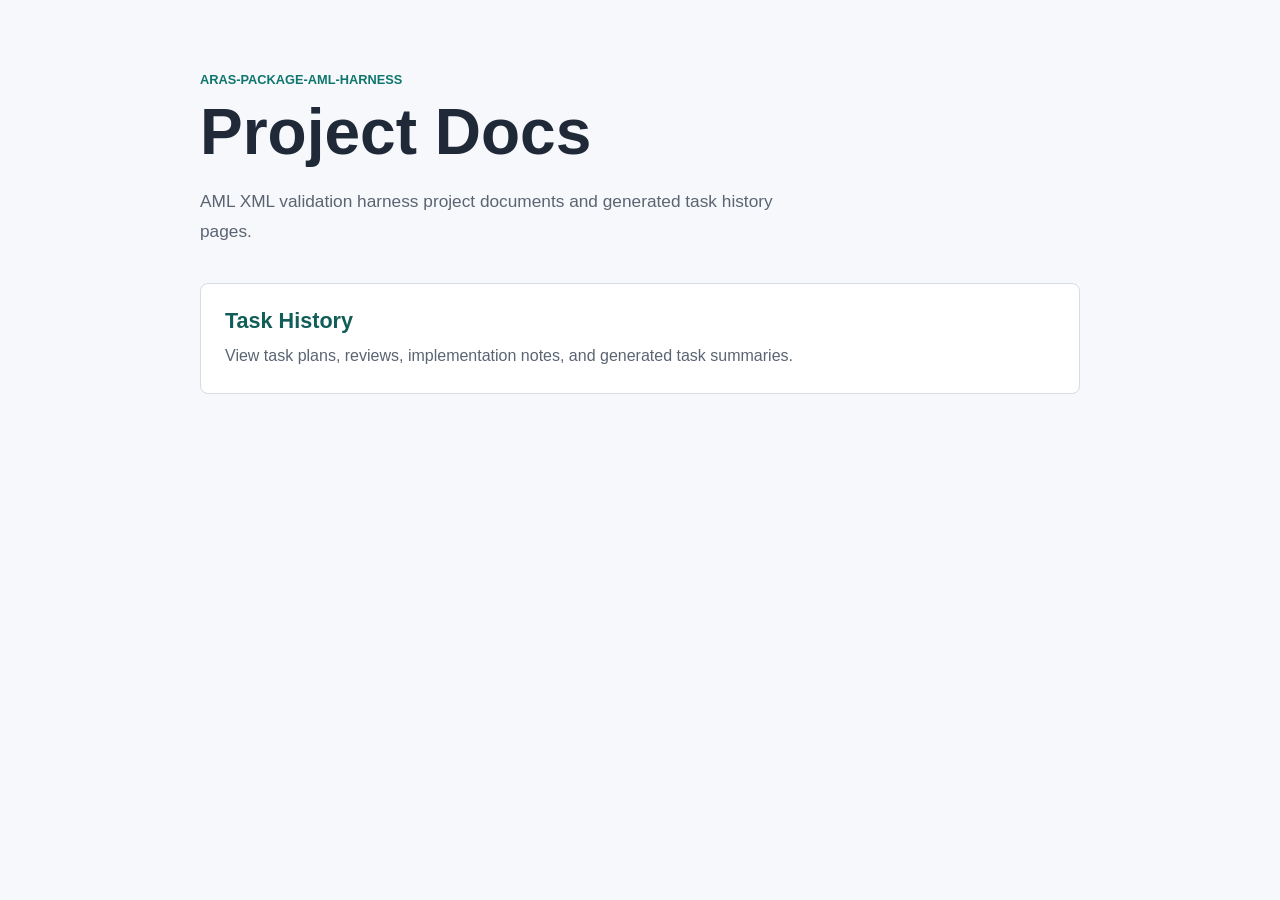
<file: docs/index.html>
<!doctype html>
<html lang="ja">
  <head>
    <meta charset="utf-8">
    <meta name="viewport" content="width=device-width, initial-scale=1">
    <title>aras-package-aml-harness</title>
    <style>
      :root {
        color-scheme: light;
        --bg: #f7f8fb;
        --panel: #ffffff;
        --text: #1f2937;
        --muted: #5b6472;
        --border: #d7dce5;
        --accent: #0f766e;
        --accent-dark: #115e59;
      }

      * {
        box-sizing: border-box;
      }

      body {
        margin: 0;
        min-height: 100vh;
        color: var(--text);
        background: var(--bg);
        font-family: Arial, "Hiragino Kaku Gothic ProN", "Yu Gothic", Meiryo, sans-serif;
      }

      main {
        width: min(880px, calc(100% - 40px));
        margin: 0 auto;
        padding: 72px 0;
      }

      .eyebrow {
        margin: 0 0 12px;
        color: var(--accent);
        font-size: 0.8rem;
        font-weight: 700;
        letter-spacing: 0;
        text-transform: uppercase;
      }

      h1 {
        margin: 0;
        font-size: clamp(2rem, 6vw, 4rem);
        line-height: 1.05;
        letter-spacing: 0;
      }

      .lead {
        max-width: 620px;
        margin: 20px 0 36px;
        color: var(--muted);
        font-size: 1.08rem;
        line-height: 1.75;
      }

      .links {
        display: grid;
        gap: 16px;
      }

      .link-card {
        display: block;
        padding: 24px;
        color: inherit;
        background: var(--panel);
        border: 1px solid var(--border);
        border-radius: 8px;
        text-decoration: none;
      }

      .link-card:hover,
      .link-card:focus-visible {
        border-color: var(--accent);
        outline: 3px solid rgba(15, 118, 110, 0.18);
        outline-offset: 2px;
      }

      .link-card h2 {
        margin: 0 0 8px;
        color: var(--accent-dark);
        font-size: 1.35rem;
        letter-spacing: 0;
      }

      .link-card p {
        margin: 0;
        color: var(--muted);
        line-height: 1.7;
      }
    </style>
  </head>
  <body>
    <main>
      <p class="eyebrow">aras-package-aml-harness</p>
      <h1>Project Docs</h1>
      <p class="lead">
        AML XML validation harness project documents and generated task history pages.
      </p>

      <nav class="links" aria-label="Documentation pages">
        <a class="link-card" href="./task-site/">
          <h2>Task History</h2>
          <p>View task plans, reviews, implementation notes, and generated task summaries.</p>
        </a>
      </nav>
    </main>
  </body>
</html>
</file>
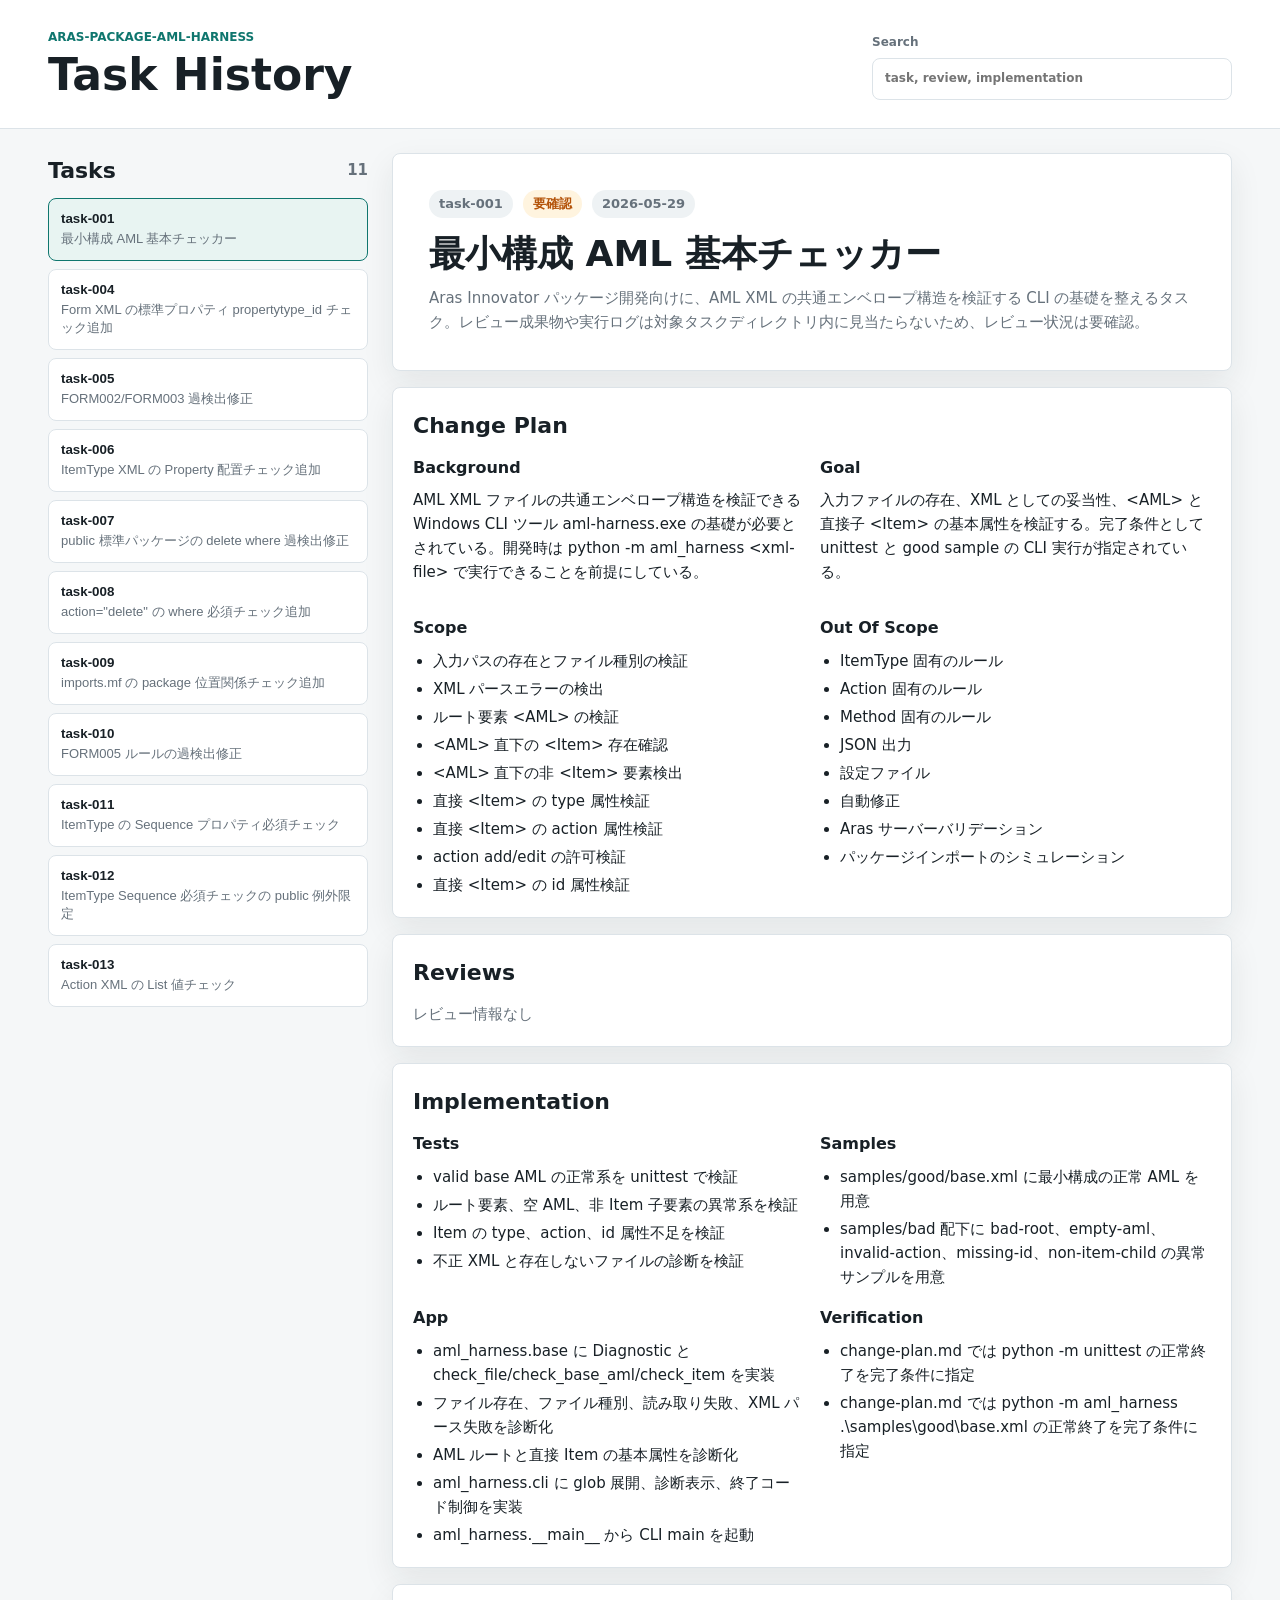
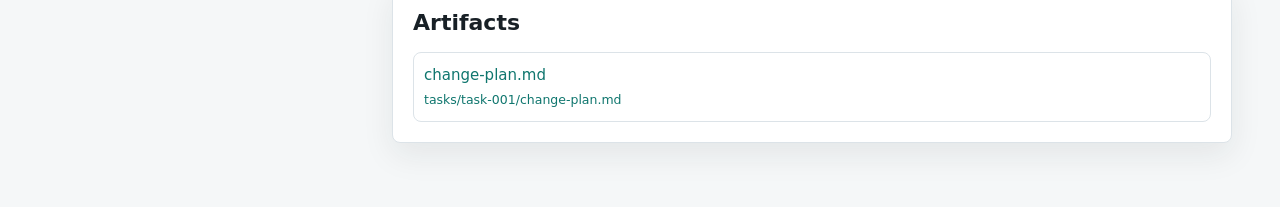
<file: docs/task-site/index.html>
<!doctype html>
<html lang="ja">
  <head>
    <meta charset="utf-8">
    <meta name="viewport" content="width=device-width, initial-scale=1">
    <title>AML Harness Task History</title>
    <link rel="stylesheet" href="styles.css">
  </head>
  <body>
    <header class="topbar">
      <div>
        <p class="eyebrow">aras-package-aml-harness</p>
        <h1>Task History</h1>
      </div>
      <label class="search">
        <span>Search</span>
        <input id="searchInput" type="search" placeholder="task, review, implementation">
      </label>
    </header>

    <main class="layout">
      <aside class="sidebar" aria-label="Task list">
        <div class="sidebar-head">
          <h2>Tasks</h2>
          <span id="taskCount">0</span>
        </div>
        <nav id="taskList" class="task-list"></nav>
      </aside>

      <section id="detail" class="detail" aria-live="polite">
        <div class="empty">
          <h2>No task selected</h2>
          <p>Generate task summaries, then select a task from the list.</p>
        </div>
      </section>
    </main>

    <script src="app.js"></script>
  </body>
</html>
</file>
<file: docs/task-site/styles.css>
:root {
  color-scheme: light;
  --bg: #f5f7f8;
  --panel: #ffffff;
  --ink: #182026;
  --muted: #66717b;
  --line: #dce3e8;
  --accent: #0f766e;
  --accent-ink: #ffffff;
  --warn: #b45309;
  --ok: #147c3c;
  --shadow: 0 12px 32px rgba(24, 32, 38, 0.08);
}

* {
  box-sizing: border-box;
}

body {
  margin: 0;
  background: var(--bg);
  color: var(--ink);
  font-family: "Segoe UI", system-ui, sans-serif;
  font-size: 15px;
  line-height: 1.6;
}

.topbar {
  display: flex;
  align-items: end;
  justify-content: space-between;
  gap: 24px;
  padding: 28px clamp(18px, 4vw, 48px);
  border-bottom: 1px solid var(--line);
  background: var(--panel);
}

.eyebrow {
  margin: 0 0 4px;
  color: var(--accent);
  font-size: 12px;
  font-weight: 700;
  letter-spacing: 0;
  text-transform: uppercase;
}

h1,
h2,
h3,
p {
  margin-top: 0;
}

h1 {
  margin-bottom: 0;
  font-size: clamp(28px, 4vw, 44px);
  line-height: 1.1;
}

h2 {
  margin-bottom: 12px;
  font-size: 22px;
}

h3 {
  margin-bottom: 8px;
  font-size: 16px;
}

.search {
  display: grid;
  gap: 6px;
  min-width: min(360px, 100%);
  color: var(--muted);
  font-size: 12px;
  font-weight: 700;
}

.search input {
  width: 100%;
  border: 1px solid var(--line);
  border-radius: 8px;
  padding: 10px 12px;
  color: var(--ink);
  font: inherit;
}

.layout {
  display: grid;
  grid-template-columns: minmax(240px, 320px) minmax(0, 1fr);
  gap: 24px;
  padding: 24px clamp(18px, 4vw, 48px) 48px;
}

.sidebar,
.detail {
  min-width: 0;
}

.sidebar {
  position: sticky;
  top: 16px;
  align-self: start;
  max-height: calc(100vh - 32px);
  overflow: auto;
}

.sidebar-head {
  display: flex;
  align-items: center;
  justify-content: space-between;
  margin-bottom: 10px;
}

.sidebar-head h2 {
  margin-bottom: 0;
}

.sidebar-head span {
  color: var(--muted);
  font-weight: 700;
}

.task-list {
  display: grid;
  gap: 8px;
}

.task-button {
  width: 100%;
  border: 1px solid var(--line);
  border-radius: 8px;
  background: var(--panel);
  color: var(--ink);
  cursor: pointer;
  padding: 12px;
  text-align: left;
  box-shadow: none;
}

.task-button:hover,
.task-button.active {
  border-color: var(--accent);
}

.task-button.active {
  background: #e8f4f2;
}

.task-button strong {
  display: block;
  margin-bottom: 4px;
}

.task-button span {
  display: block;
  color: var(--muted);
  font-size: 13px;
}

.hero,
.section,
.empty {
  border: 1px solid var(--line);
  border-radius: 8px;
  background: var(--panel);
  box-shadow: var(--shadow);
}

.hero {
  padding: clamp(20px, 4vw, 36px);
  margin-bottom: 16px;
}

.hero-row {
  display: flex;
  flex-wrap: wrap;
  align-items: center;
  gap: 10px;
  margin-bottom: 14px;
}

.badge {
  display: inline-flex;
  align-items: center;
  min-height: 28px;
  border-radius: 999px;
  padding: 4px 10px;
  background: #eef2f4;
  color: var(--muted);
  font-size: 13px;
  font-weight: 700;
}

.badge.ok {
  background: #e9f7ee;
  color: var(--ok);
}

.badge.warn {
  background: #fff4df;
  color: var(--warn);
}

.hero h2 {
  margin-bottom: 10px;
  font-size: clamp(24px, 4vw, 36px);
  line-height: 1.2;
}

.summary {
  max-width: 860px;
  margin-bottom: 0;
  color: var(--muted);
}

.section {
  padding: 20px;
  margin-bottom: 16px;
}

.grid {
  display: grid;
  grid-template-columns: repeat(2, minmax(0, 1fr));
  gap: 16px;
}

.list {
  margin: 0;
  padding-left: 20px;
}

.list li + li {
  margin-top: 4px;
}

.review {
  border-top: 1px solid var(--line);
  padding-top: 14px;
  margin-top: 14px;
}

.review:first-of-type {
  border-top: 0;
  padding-top: 0;
  margin-top: 0;
}

.review-title {
  display: flex;
  flex-wrap: wrap;
  align-items: center;
  gap: 8px;
  margin-bottom: 8px;
}

.review-title h3 {
  margin-bottom: 0;
}

.path-list {
  display: grid;
  grid-template-columns: repeat(auto-fit, minmax(220px, 1fr));
  gap: 8px;
  margin: 0;
  padding: 0;
  list-style: none;
}

.path-list a {
  display: block;
  overflow-wrap: anywhere;
  border: 1px solid var(--line);
  border-radius: 8px;
  padding: 10px;
  color: var(--accent);
  text-decoration: none;
}

.path-list a:hover {
  background: #eef7f6;
}

.empty {
  padding: 28px;
  color: var(--muted);
}

@media (max-width: 860px) {
  .topbar,
  .layout {
    display: grid;
  }

  .layout {
    grid-template-columns: 1fr;
  }

  .sidebar {
    position: static;
    max-height: none;
  }

  .grid {
    grid-template-columns: 1fr;
  }
}
</file>
